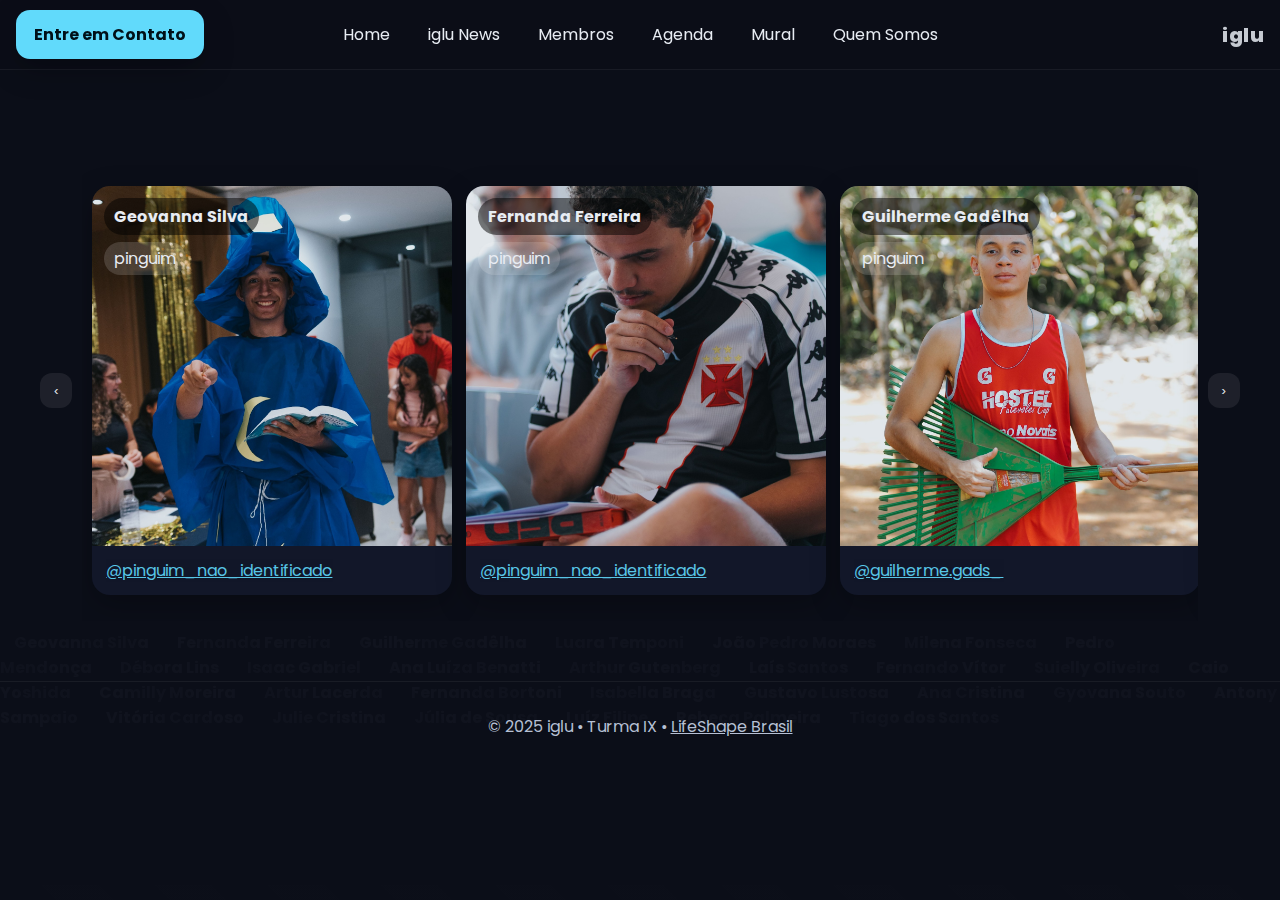
<file: membros.html>
<!doctype html>
<html lang="pt-BR" data-theme="light">
<head>
  <meta charset="utf-8">
  <meta name="viewport" content="width=device-width, initial-scale=1">
  <title>Turma IX — iglu</title>
  <meta name="description" content="Site oficial da Turma IX — iglu (LifeShape Brasil).">
  <link rel="icon" href="icons/favicon.png">
  <link rel="manifest" href="icons/site.webmanifest">
  <link href="https://fonts.googleapis.com/css2?family=Poppins:wght@300;400;600;700&display=swap" rel="stylesheet">
  <link rel="stylesheet" href="css/styles.css">
  <link rel="stylesheet" href="css/components.css">
</head>
<body>
  <header class="navbar">
    <div class="nav-left">
      <a class="btn contact-btn" href="#" target="_blank" rel="noopener">Entre em Contato</a>
    </div>
    <nav class="nav-center">
      <a class="nav-link" href="index.html#home">Home</a>
      <a class="nav-link" href="index.html#news">iglu News</a>
      <a class="nav-link" href="membros.html">Membros</a>
      <a class="nav-link" href="agenda.html">Agenda</a>
      <a class="nav-link" href="mural.html">Mural</a>
      <a class="nav-link" href="index.html#quem-somos">Quem Somos</a>
      <span class="nav-indicator" aria-hidden="true"></span>
    </nav>
    <div class="nav-right">
      <span class="brand-iglu" aria-label="iglu">iglu</span>
    </div>
  </header>

  <main class="page membros-page">
    <section class="title-banner" data-title="Membros"></section>
    <div class="members-bg" aria-hidden="true" id="members-bg"></div>
    <section class="members-carousel" aria-label="Carrossel de membros">
      <button class="carousel-btn prev" aria-label="Anterior">‹</button>
      <div class="carousel-viewport">
        <ul id="members-track" class="members-track"></ul>
      </div>
      <button class="carousel-btn next" aria-label="Próximo">›</button>
    </section>
  </main>
  <script src="/js/members.js" defer></script>

  <footer class="site-footer">
    © 2025 iglu • Turma IX • <a id="lifeshape-link" href="#" target="_blank" rel="noopener">LifeShape Brasil</a>
  </footer>
  <script src="js/ui.js" defer></script>
  <script src="js/main.js" defer></script>
  <script src="js/members.js" defer></script>
  <div id="toast-root" aria-live="polite" style="position:fixed;right:16px;bottom:16px;display:grid;gap:10px;z-index:9999"></div>
</body>
</html>
</file>
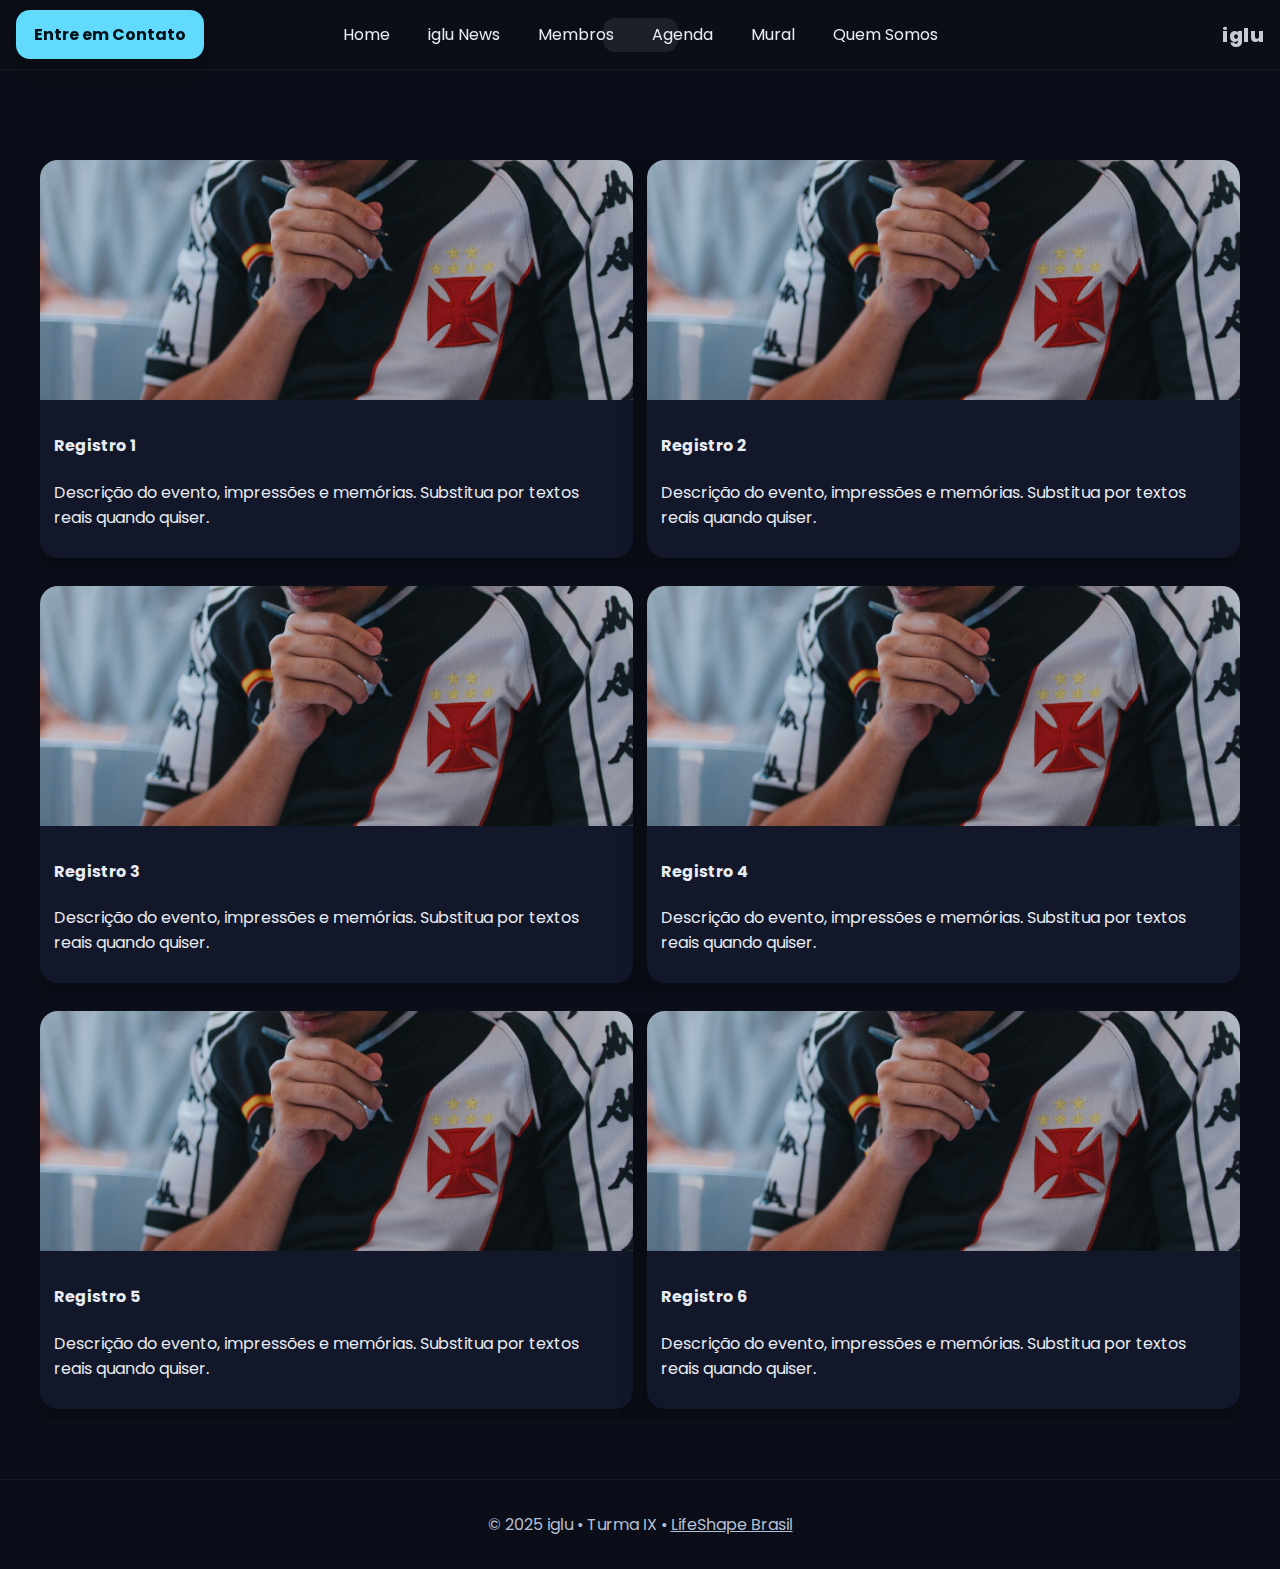
<file: mural.html>
<!doctype html>
<html lang="pt-BR" data-theme="light">
<head>
  <meta charset="utf-8">
  <meta name="viewport" content="width=device-width, initial-scale=1">
  <title>Turma IX — iglu</title>
  <meta name="description" content="Site oficial da Turma IX — iglu (LifeShape Brasil).">
  <link rel="icon" href="icons/favicon.png">
  <link rel="manifest" href="icons/site.webmanifest">
  <link href="https://fonts.googleapis.com/css2?family=Poppins:wght@300;400;600;700&display=swap" rel="stylesheet">
  <link rel="stylesheet" href="css/styles.css">
  <link rel="stylesheet" href="css/components.css">
</head>
<body>
  <header class="navbar">
    <div class="nav-left">
      <a class="btn contact-btn" href="#" target="_blank" rel="noopener">Entre em Contato</a>
    </div>
    <nav class="nav-center">
      <a class="nav-link" href="index.html#home">Home</a>
      <a class="nav-link" href="index.html#news">iglu News</a>
      <a class="nav-link" href="membros.html">Membros</a>
      <a class="nav-link" href="agenda.html">Agenda</a>
      <a class="nav-link" href="mural.html">Mural</a>
      <a class="nav-link" href="index.html#quem-somos">Quem Somos</a>
      <span class="nav-indicator" aria-hidden="true"></span>
    </nav>
    <div class="nav-right">
      <span class="brand-iglu" aria-label="iglu">iglu</span>
    </div>
  </header>

  <main class="page mural-page">
    <section class="title-banner" data-title="Mural"></section>
    <section class="mural-rows">
      <div class="mural-row" id="mural-row-1"></div>
      <div class="mural-row" id="mural-row-2"></div>
      <div class="mural-row" id="mural-row-3"></div>
    </section>
  </main>
  <script src="/js/mural.js" defer></script>

  <footer class="site-footer">
    © 2025 iglu • Turma IX • <a id="lifeshape-link" href="#" target="_blank" rel="noopener">LifeShape Brasil</a>
  </footer>
  <script src="js/ui.js" defer></script>
  <script src="js/main.js" defer></script>
</body>
</html>
</file>
<file: css/styles.css>
:root{
  --bg:#0b0e18;
  --text:#e8ecf3;
  --muted:#b6c0d4;
  --accent:#61dafb;
  --glass:rgba(255,255,255,.08);
  --card:#121729;
  --shadow:0 10px 30px rgba(0,0,0,.25);
}
*{box-sizing:border-box}
html,body{margin:0;padding:0;font-family:Poppins, system-ui, -apple-system, Segoe UI, Roboto, Ubuntu, Cantarell, 'Helvetica Neue', Arial, 'Noto Sans', 'Apple Color Emoji', 'Segoe UI Emoji';background:var(--bg);color:var(--text)}
a{color:inherit;text-decoration:none}
img{max-width:100%;display:block}
.section{padding:64px 20px;max-width:min(1100px,95vw);margin:0 auto}
.section-title{font-size:clamp(1.6rem, 2.5vw, 2.4rem);margin:0 0 20px 0}
.btn{background:var(--accent);color:#001018;border:none;padding:12px 18px;border-radius:14px;font-weight:700;box-shadow:var(--shadow);display:inline-block}
.btn:hover{opacity:.9;transform:translateY(-1px)}
.btn-outline{background:transparent;color:var(--text);border:1px solid var(--glass)}
.pill{display:inline-block;padding:6px 12px;border-radius:999px;background:var(--glass);backdrop-filter:blur(8px);color:var(--muted);font-weight:600;margin-bottom:10px}
/* Navbar */
.navbar{position:sticky;top:0;z-index:50;display:grid;grid-template-columns:1fr auto 1fr;align-items:center;padding:10px 16px;background:rgba(11,14,24,.6);backdrop-filter:blur(10px);border-bottom:1px solid rgba(255,255,255,.06)}
.nav-left{text-align:left}
.nav-center{position:relative;display:flex;gap:10px;justify-content:center;align-items:center}
.nav-right{text-align:right}
.nav-link{padding:10px 14px;border-radius:12px;position:relative}
.nav-link:hover{background:var(--glass)}
.nav-indicator{position:absolute;height:34px;background:var(--glass);border-radius:12px;transition:all .2s ease;z-index:-1}
.brand-iglu{font-weight:800;font-size:20px;letter-spacing:.5px;opacity:.85}
/* Hero */
.hero{position:relative;min-height:76vh;display:grid;place-items:center;text-align:center;overflow:hidden}
.hero-bg{position:absolute;inset:0;background:#0a0f20 url('fundo_tix.jpg') center/cover no-repeat;transform:scale(1.02)}
.hero-overlay{position:absolute;inset:0;background:linear-gradient(180deg, rgba(0,0,0,.45), rgba(0,0,0,.55))}
.hero-content{position:relative;z-index:1;max-width:900px;padding:20px}
.hero-title{font-size:clamp(2.6rem, 7vw, 5rem);margin:0 0 10px;font-weight:800}
.hero-subtitle{margin:0 0 12px;color:var(--muted);font-weight:600}
.hero-line{opacity:.9;margin-bottom:22px}
.hero-ctas{display:flex;gap:12px;justify-content:center;flex-wrap:wrap}
/* Title reveals */
.title-banner,.page-title-reveal{height:70px;display:grid;place-items:center;color:#fff;background:linear-gradient(90deg,#0b0e18, #151a2d);opacity:0;animation:bannerIn .8s .2s forwards}
.title-banner::after,.page-title-reveal::after{content:attr(data-title);font-weight:700;letter-spacing:.6px}
@keyframes bannerIn{to{opacity:1}}
/* News grid */
.news-grid{display:grid;grid-template-columns:2fr 1fr;gap:14px}
.news-grid .card{background:var(--card);border-radius:18px;overflow:hidden;box-shadow:var(--shadow);display:flex;flex-direction:column}
.news-grid .card img{height:220px;object-fit:cover}
.news-grid .card .content{padding:12px 14px}
.news-grid .featured{grid-row:span 2}
@media(max-width:900px){.news-grid{grid-template-columns:1fr}}
/* Quem somos */
.qs-title{font-size:clamp(1.6rem,3.5vw,2.4rem);margin:8px 0 10px}
.qs-text{color:var(--muted);max-width:820px}
.faq details{background:var(--card);border-radius:12px;margin:10px 0;padding:10px 14px}
/* Footer */
.site-footer{margin-top:60px;padding:32px 16px;text-align:center;color:var(--muted);border-top:1px solid rgba(255,255,255,.06)}
.site-footer a{text-decoration:underline}
/* Agenda */
.agenda-wrap{display:grid;grid-template-columns:1.7fr 1fr;gap:16px;max-width:min(1200px,95vw);margin:24px auto}
#calendar{background:var(--card);border-radius:16px;padding:10px;box-shadow:var(--shadow)}
.agenda-detail{background:var(--card);border-radius:16px;padding:16px;box-shadow:var(--shadow)}
.agenda-detail h3{margin-top:0}
.agenda-detail ul{list-style:none;padding:0;margin:0;display:grid;gap:8px}
.agenda-detail li{background:rgba(255,255,255,.04);padding:10px;border-radius:10px}
@media(max-width:1000px){.agenda-wrap{grid-template-columns:1fr}}
/* Members */
.members-page{overflow:hidden}
.members-bg{position:fixed;inset:auto 0 0 0;height:30vh;opacity:.06;pointer-events:none;background:repeating-linear-gradient(45deg, transparent 0 40px, rgba(255,255,255,.1) 40px 80px)}
.members-carousel{display:grid;grid-template-columns:auto 1fr auto;align-items:center;gap:10px;max-width:min(1200px,95vw);margin:20px auto}
.carousel-btn{background:var(--glass);border:0;padding:10px 14px;border-radius:12px;color:var(--text)}
.carousel-btn:hover{background:rgba(255,255,255,.12)}
.carousel-viewport{overflow:hidden}
.members-track{display:flex;gap:14px;padding:10px;scroll-behavior:smooth}
.member-card{min-width: clamp(260px, 40vw, 360px);background:var(--card);border-radius:18px;box-shadow:var(--shadow);overflow:hidden;position:relative}
.member-card img{height:360px;object-fit:cover;width:100%}
.member-card .overlay{position:absolute;top:12px;left:12px;background:rgba(0,0,0,.5);padding:6px 10px;border-radius:999px;font-weight:700}
.member-card .nickname{position:absolute;top:56px;left:12px;background:rgba(255,255,255,.15);padding:4px 10px;border-radius:999px}
.member-card .content{padding:12px 14px}
.member-card .handle{opacity:.9}
/* Mural */
.mural-rows{display:grid;gap:18px;max-width:min(1200px,95vw);margin:20px auto}
.mural-row{display:flex;gap:14px;overflow-x:auto;scroll-snap-type:x mandatory;padding-bottom:10px}
.mural-card{scroll-snap-align:center;min-width:clamp(260px, 40vw, 520px);background:var(--card);border-radius:18px;box-shadow:var(--shadow);overflow:hidden;display:grid;grid-template-rows:auto auto}
.mural-card img{height:240px;object-fit:cover;width:100%}
.mural-card .content{padding:12px 14px}
</file>
<file: css/components.css>
/* Small utilities and components */
.hidden{display:none!important}
.card{background:var(--card);border-radius:16px;box-shadow:var(--shadow)}
.badge{display:inline-block;padding:4px 8px;border-radius:10px;background:rgba(255,255,255,.08);font-size:.85rem}
.link{color:var(--accent);text-decoration:underline}
</file>
